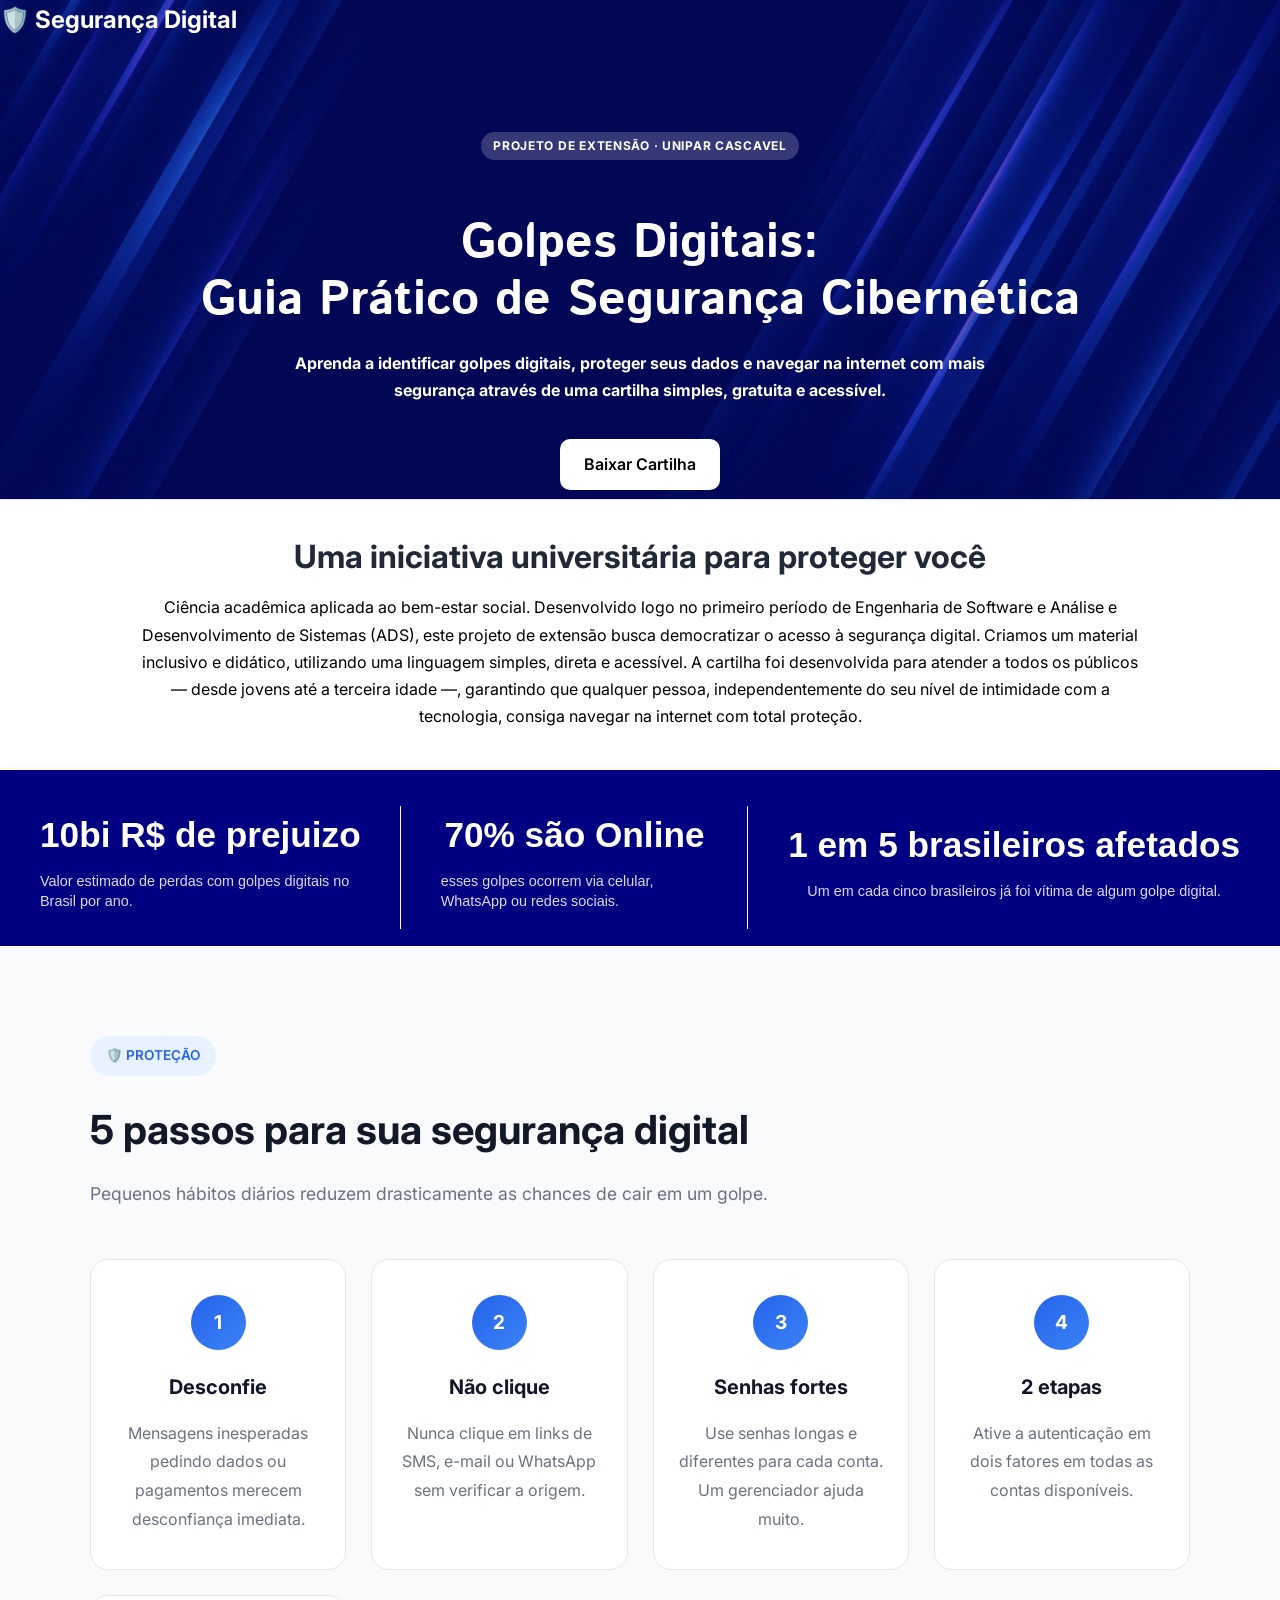
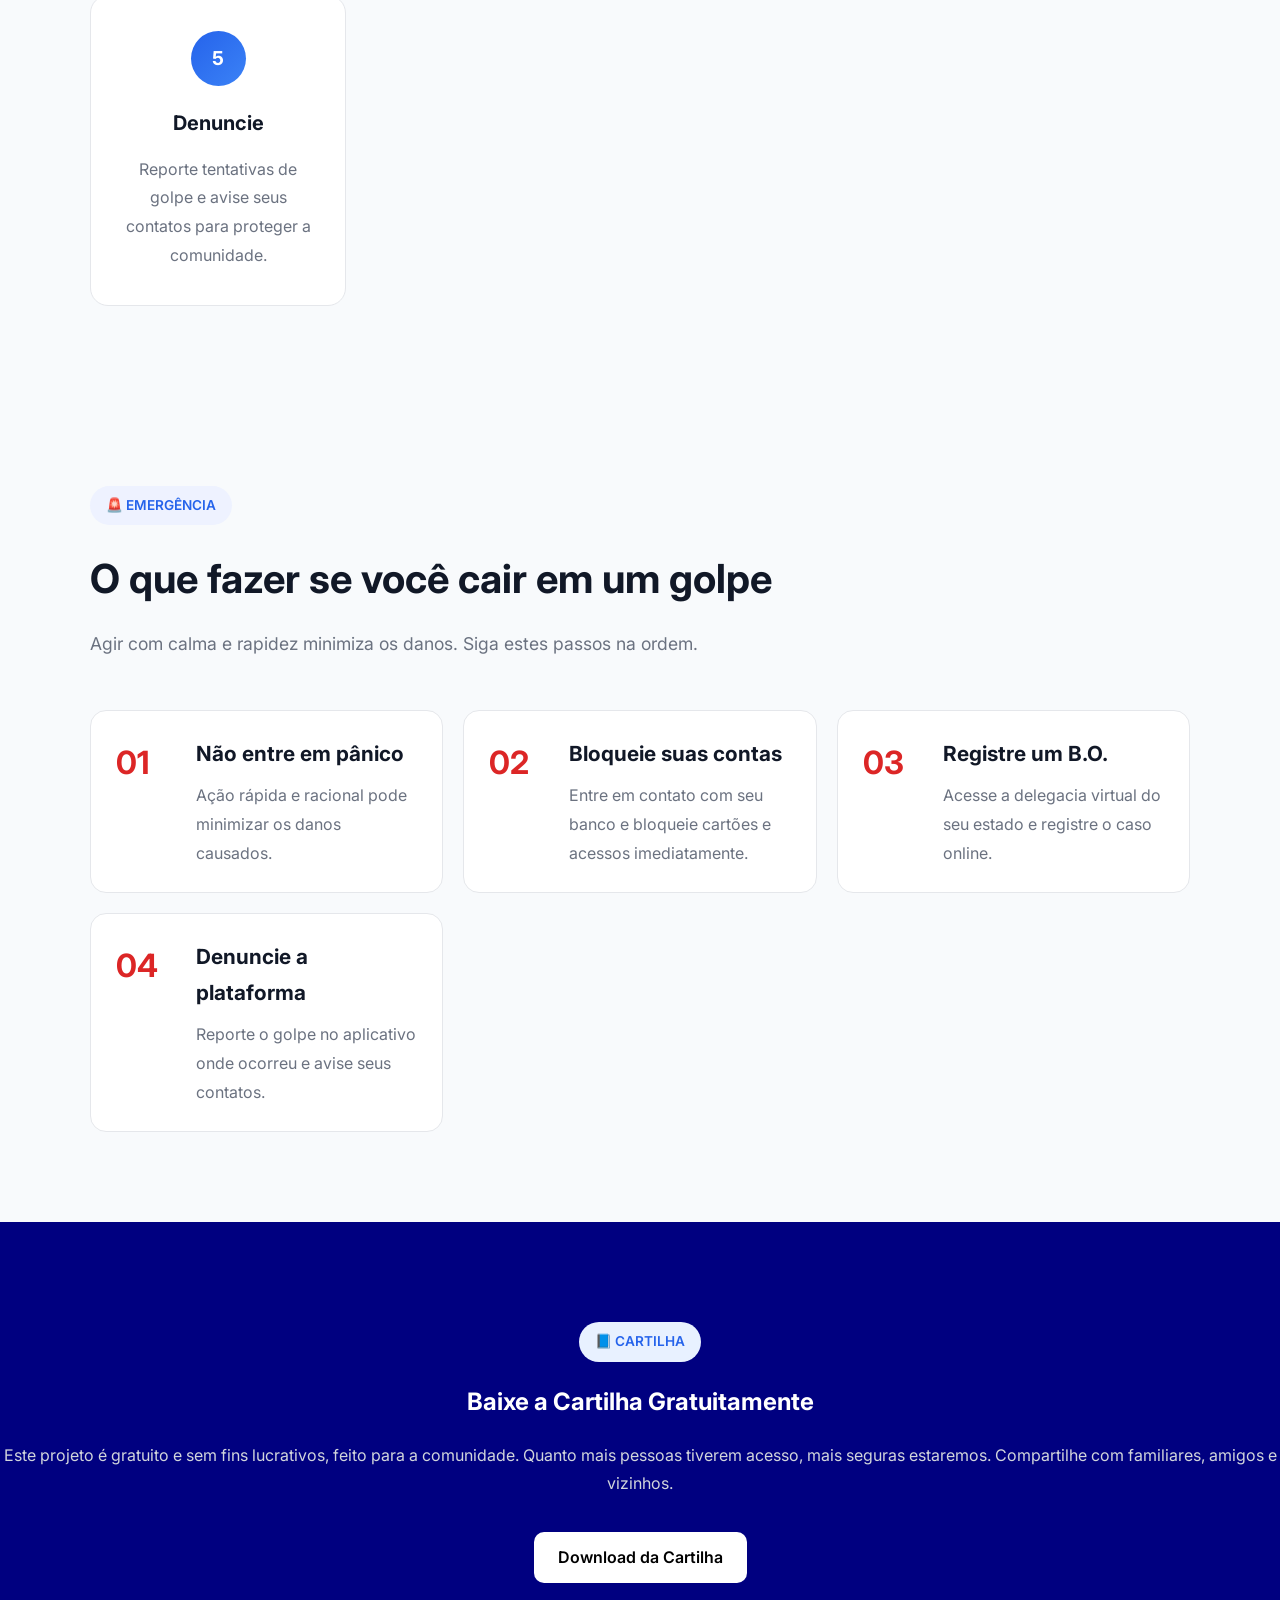
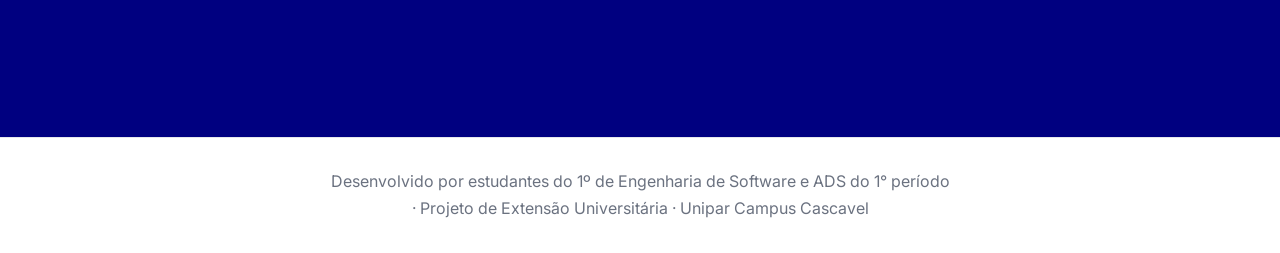
<file: index.html>
<!DOCTYPE html>
<html lang="pt-BR">
<head>
    <meta charset="UTF-8">
    <meta name="viewport" content="width=device-width, initial-scale=1.0">
    <title>Golpes Digitais | Guia Prático de Segurança Cibernética</title>

    <link rel="stylesheet" href="style.css">

    <link rel="preconnect" href="https://fonts.googleapis.com">
    <link href="https://fonts.googleapis.com/css2?family=Inter:wght@300;400;500;600;700&display=swap" rel="stylesheet">
</head>
<body>

<header class="Cabecalho">
        
    <h2>🛡️ Segurança Digital</h2>

    <div class="primeira_dobra">

        <span class="tag">
            Projeto de Extensão · Unipar Cascavel
        </span>

        <h1>
            Golpes Digitais:
            <br>
            Guia Prático de Segurança Cibernética
        </h1>

        <p>
            Aprenda a identificar golpes digitais, proteger seus dados
            e navegar na internet com mais segurança através de uma
            cartilha simples, gratuita e acessível.
        </p>

        <div class="primeiradobra-buttons">
            <a href="Cartilha-Seguranca-digital-pdf.pdf" class="btn-primary">
                Baixar Cartilha
            </a>
        </div>
    </div>
</header>


<section class="Biografia">
    
    <div class="Biografia-titulo">
        <h1>Uma iniciativa universitária para proteger você</h1>
        <p>
            Ciência acadêmica aplicada ao bem-estar social. Desenvolvido logo no primeiro período de Engenharia de Software e Análise e Desenvolvimento de Sistemas (ADS), este projeto de extensão busca democratizar o acesso à segurança digital. Criamos um material inclusivo e didático, utilizando uma linguagem simples, direta e acessível. 
            A cartilha foi desenvolvida para atender a todos os públicos — desde jovens até a terceira idade —, garantindo que qualquer pessoa, independentemente do seu nível de intimidade com a tecnologia, consiga navegar na internet com total proteção.
    </div>

</section>


<section class="banner-container">
        
        <div class="banner-Informativo">
            <div class="titulo-informativo"><h4> 10bi R$ de prejuizo</h4></div>
            <div class="texto-informativo">Valor estimado de perdas com golpes digitais no Brasil por ano.</div>                     
        </div>

        <div class="banner-Informativo">
            <div class="titulo-informativo"> <h4>70% são Online </h4></div>
            <div class="texto-informativo">esses golpes ocorrem via celular, WhatsApp ou redes sociais.</div>
        </div>

        <div class="banner-Informativo">
            <div class="titulo-informativo"><h4>1 em 5 brasileiros afetados</h4></div>
            <div class="texto-informativo">Um em cada cinco brasileiros já foi vítima de algum golpe digital.</div>
        </div>

</section>


<section class="dicas-seguranca">

    <div class="cabecalho-seguranca">

        <span class="etiqueta-protecao">
            🛡️ PROTEÇÃO
        </span>

        <h2>
            5 passos para sua segurança digital
        </h2>

        <p>
            Pequenos hábitos diários reduzem drasticamente as chances de cair em um golpe.
        </p>

    </div>

    <div class="grade-dicas">

        <div class="cartao-dica">

            <div class="numero-dica">1</div>

            <h3>Desconfie</h3>

            <p>
                Mensagens inesperadas pedindo dados ou pagamentos merecem desconfiança imediata.
            </p>

        </div>

        <div class="cartao-dica">

            <div class="numero-dica">2</div>

            <h3>Não clique</h3>

            <p>
                Nunca clique em links de SMS, e-mail ou WhatsApp sem verificar a origem.
            </p>

        </div>

        <div class="cartao-dica">

            <div class="numero-dica">3</div>

            <h3>Senhas fortes</h3>

            <p>
                Use senhas longas e diferentes para cada conta. Um gerenciador ajuda muito.
            </p>

        </div>

        <div class="cartao-dica">

            <div class="numero-dica">4</div>

            <h3>2 etapas</h3>

            <p>
                Ative a autenticação em dois fatores em todas as contas disponíveis.
            </p>

        </div>

        <div class="cartao-dica">

            <div class="numero-dica">5</div>

            <h3>Denuncie</h3>

            <p>
                Reporte tentativas de golpe e avise seus contatos para proteger a comunidade.
            </p>

        </div>

    </div>

</section>

<section class="secao-emergencia">

    <div class="cabecalho-emergencia">

        <span class="etiqueta-emergencia">
            🚨 EMERGÊNCIA
        </span>

        <h2>
            O que fazer se você cair em um golpe
        </h2>

        <p>
            Agir com calma e rapidez minimiza os danos. Siga estes passos na ordem.
        </p>

    </div>

    <div class="grade-emergencia">

        <div class="cartao-emergencia">

            <span class="numero-emergencia">01</span>

            <div class="conteudo-emergencia">
                <h3>Não entre em pânico</h3>

                <p>
                    Ação rápida e racional pode minimizar os danos causados.
                </p>
            </div>

        </div>

        <div class="cartao-emergencia">

            <span class="numero-emergencia">02</span>

            <div class="conteudo-emergencia">
                <h3>Bloqueie suas contas</h3>

                <p>
                    Entre em contato com seu banco e bloqueie cartões e acessos imediatamente.
                </p>
            </div>

        </div>

        <div class="cartao-emergencia">

            <span class="numero-emergencia">03</span>

            <div class="conteudo-emergencia">
                <h3>Registre um B.O.</h3>

                <p>
                    Acesse a delegacia virtual do seu estado e registre o caso online.
                </p>
            </div>

        </div>

        <div class="cartao-emergencia">

            <span class="numero-emergencia">04</span>

            <div class="conteudo-emergencia">
                <h3>Denuncie a plataforma</h3>

                <p>
                    Reporte o golpe no aplicativo onde ocorreu e avise seus contatos.
                </p>
            </div>

        </div>

    </div>

</section>


<section id="download" class="cta">
    <div class="container">
        
        <span class="etiqueta-catilha">
          📘 CARTILHA
        </span>

        <h2>Baixe a Cartilha Gratuitamente</h2>

        <p>
            Este projeto é gratuito e sem fins lucrativos, feito para a comunidade. Quanto mais pessoas tiverem acesso, mais seguras estaremos. Compartilhe com familiares, amigos e vizinhos.
        </p>

        <a href="Cartilha-Seguranca-digital-pdf.pdf" class="btn-primary">
            Download da Cartilha
        </a><br><br><br>


    </div>
</section>

<footer>
  <p>Desenvolvido por estudantes do 1º de Engenharia de Software e ADS do 1° período<br> · Projeto de Extensão Universitária · Unipar Campus Cascavel</p>
</footer>

</body>
</html>
</file>
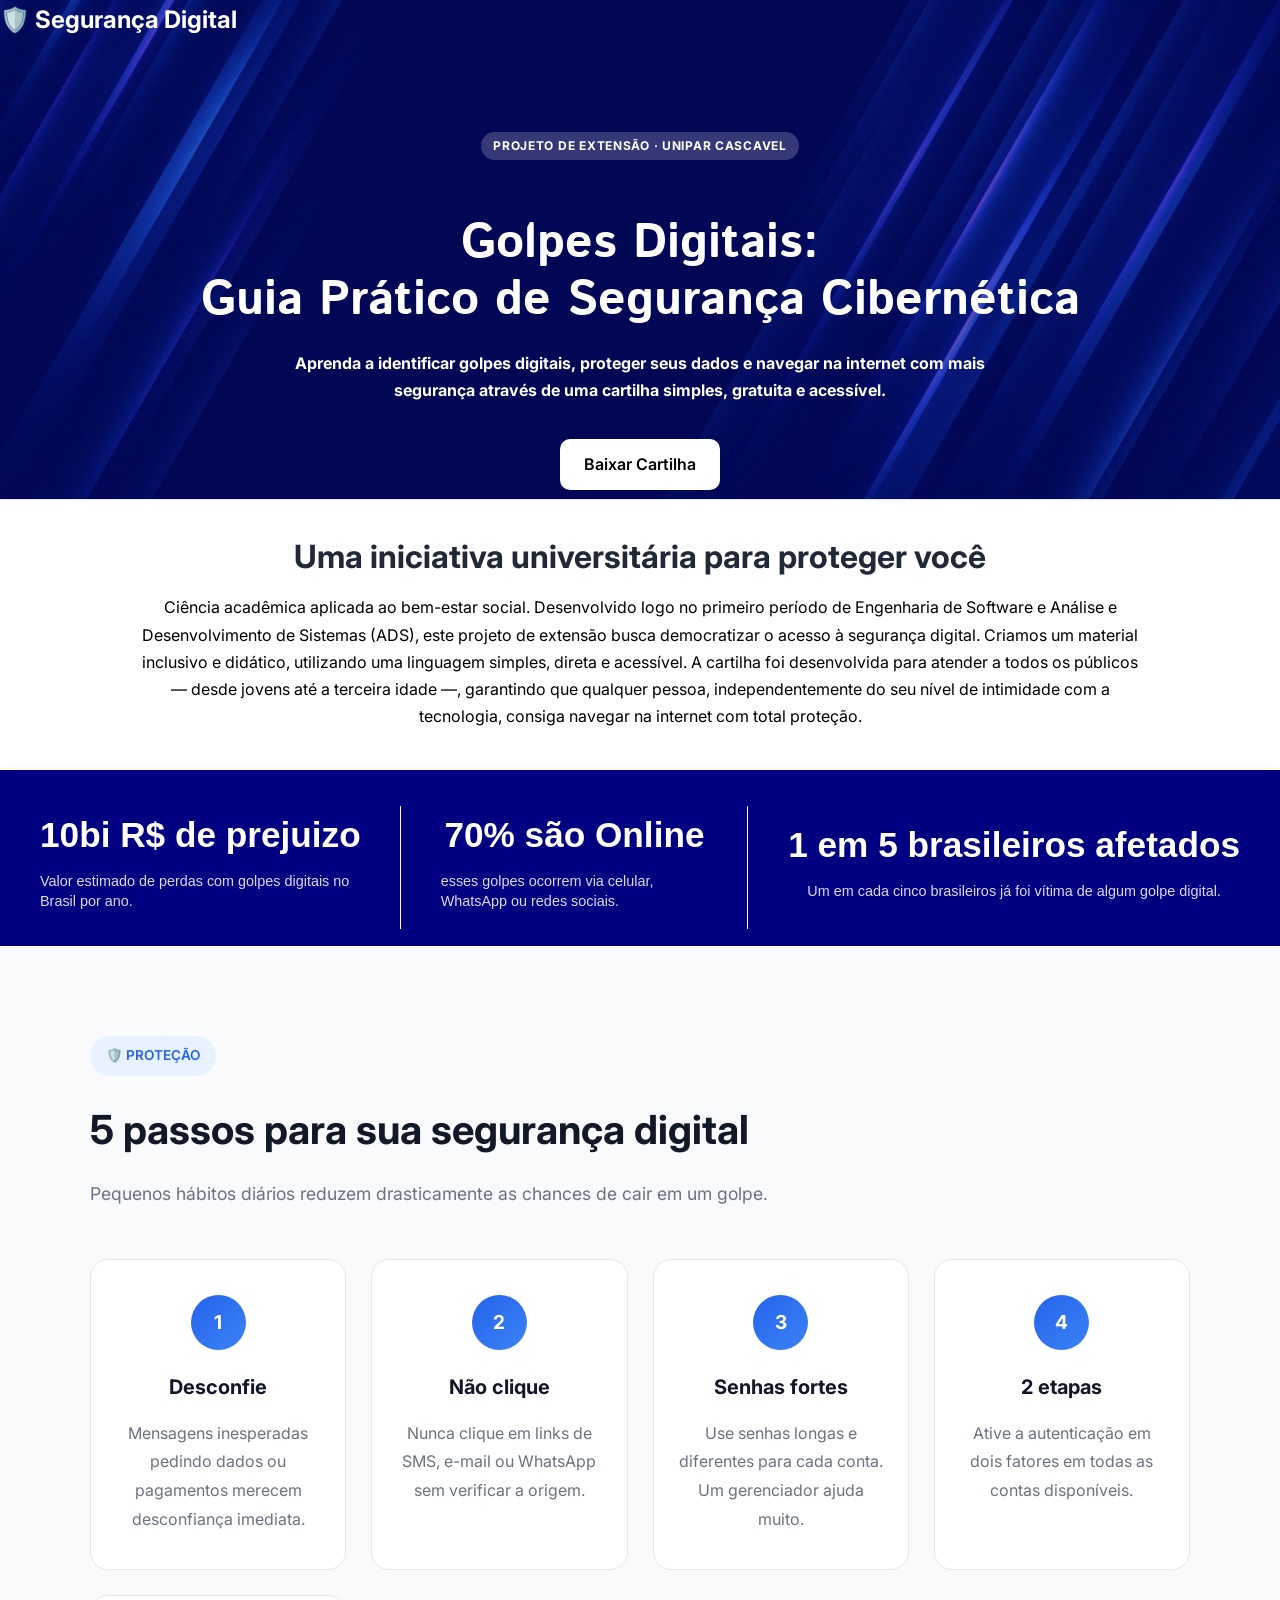
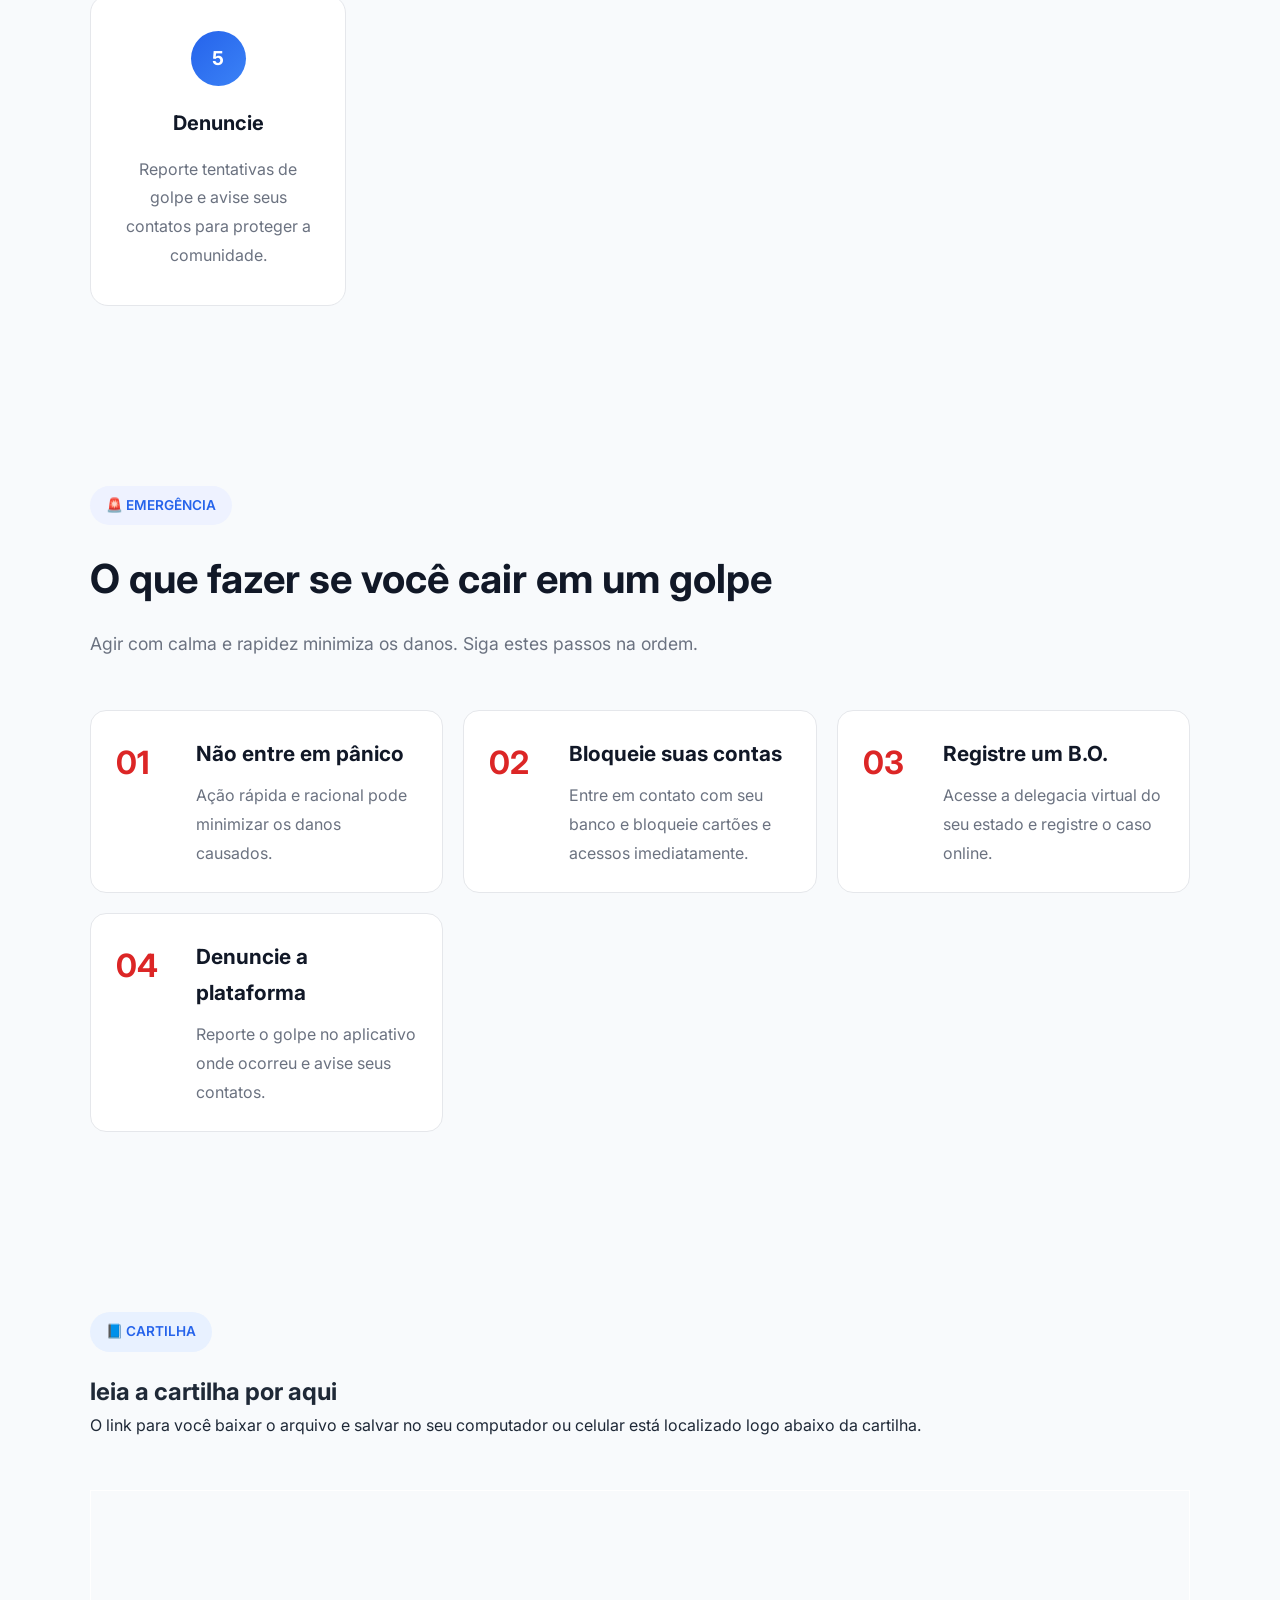
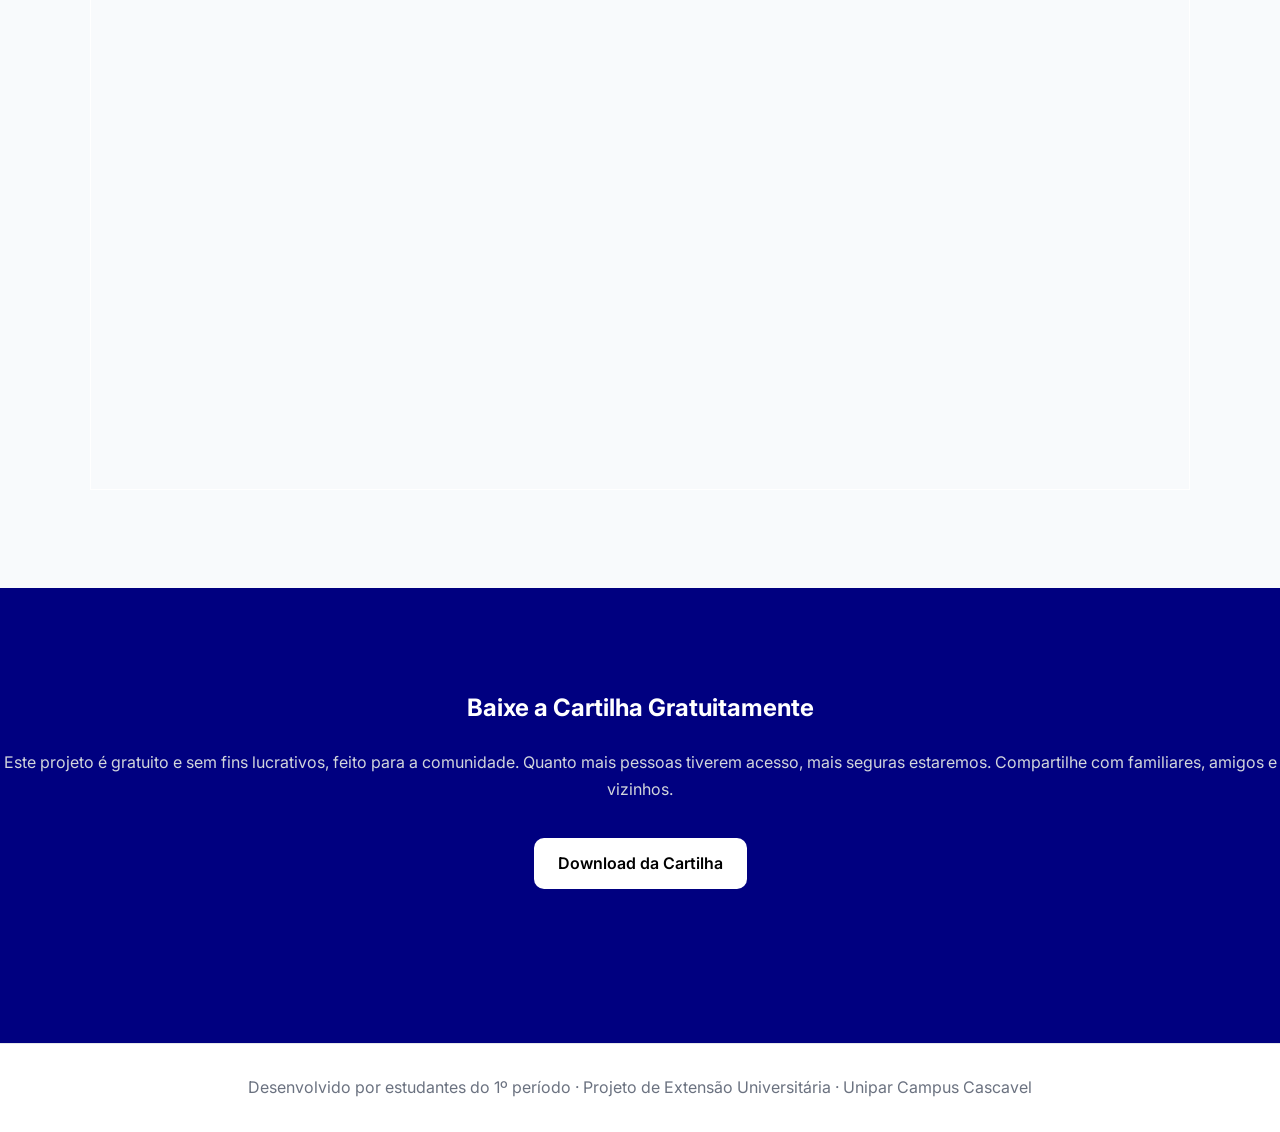
<file: index.html.html>
<!DOCTYPE html>
<html lang="pt-BR">
<head>
    <meta charset="UTF-8">
    <meta name="viewport" content="width=device-width, initial-scale=1.0">
    <title>Golpes Digitais | Guia Prático de Segurança Cibernética</title>

    <link rel="stylesheet" href="style.css">

    <link rel="preconnect" href="https://fonts.googleapis.com">
    <link href="https://fonts.googleapis.com/css2?family=Inter:wght@300;400;500;600;700&display=swap" rel="stylesheet">
</head>
<body>

<header class="Cabecalho">
        
    <h2>🛡️ Segurança Digital</h2>

    <div class="primeira_dobra">

        <span class="tag">
            Projeto de Extensão · Unipar Cascavel
        </span>

        <h1>
            Golpes Digitais:
            <br>
            Guia Prático de Segurança Cibernética
        </h1>

        <p>
            Aprenda a identificar golpes digitais, proteger seus dados
            e navegar na internet com mais segurança através de uma
            cartilha simples, gratuita e acessível.
        </p>

        <div class="primeiradobra-buttons">
            <a href="Cartilha-Seguranca-digital-pdf.pdf" class="btn-primary">
                Baixar Cartilha
            </a>
        </div>
    </div>
</header>


<section class="Biografia">
    
    <div class="Biografia-titulo">
        <h1>Uma iniciativa universitária para proteger você</h1>
        <p>
            Ciência acadêmica aplicada ao bem-estar social. Desenvolvido logo no primeiro período de Engenharia de Software e Análise e Desenvolvimento de Sistemas (ADS), este projeto de extensão busca democratizar o acesso à segurança digital. Criamos um material inclusivo e didático, utilizando uma linguagem simples, direta e acessível. 
            A cartilha foi desenvolvida para atender a todos os públicos — desde jovens até a terceira idade —, garantindo que qualquer pessoa, independentemente do seu nível de intimidade com a tecnologia, consiga navegar na internet com total proteção.
    </div>

</section>


<section class="banner-container">
        
        <div class="banner-Informativo">
            <div class="titulo-informativo"><h4> 10bi R$ de prejuizo</h4></div>
            <div class="texto-informativo">Valor estimado de perdas com golpes digitais no Brasil por ano.</div>                     
        </div>

        <div class="banner-Informativo">
            <div class="titulo-informativo"> <h4>70% são Online </h4></div>
            <div class="texto-informativo">esses golpes ocorrem via celular, WhatsApp ou redes sociais.</div>
        </div>

        <div class="banner-Informativo">
            <div class="titulo-informativo"><h4>1 em 5 brasileiros afetados</h4></div>
            <div class="texto-informativo">Um em cada cinco brasileiros já foi vítima de algum golpe digital.</div>
        </div>

</section>


<section class="dicas-seguranca">

    <div class="cabecalho-seguranca">

        <span class="etiqueta-protecao">
            🛡️ PROTEÇÃO
        </span>

        <h2>
            5 passos para sua segurança digital
        </h2>

        <p>
            Pequenos hábitos diários reduzem drasticamente as chances de cair em um golpe.
        </p>

    </div>

    <div class="grade-dicas">

        <div class="cartao-dica">

            <div class="numero-dica">1</div>

            <h3>Desconfie</h3>

            <p>
                Mensagens inesperadas pedindo dados ou pagamentos merecem desconfiança imediata.
            </p>

        </div>

        <div class="cartao-dica">

            <div class="numero-dica">2</div>

            <h3>Não clique</h3>

            <p>
                Nunca clique em links de SMS, e-mail ou WhatsApp sem verificar a origem.
            </p>

        </div>

        <div class="cartao-dica">

            <div class="numero-dica">3</div>

            <h3>Senhas fortes</h3>

            <p>
                Use senhas longas e diferentes para cada conta. Um gerenciador ajuda muito.
            </p>

        </div>

        <div class="cartao-dica">

            <div class="numero-dica">4</div>

            <h3>2 etapas</h3>

            <p>
                Ative a autenticação em dois fatores em todas as contas disponíveis.
            </p>

        </div>

        <div class="cartao-dica">

            <div class="numero-dica">5</div>

            <h3>Denuncie</h3>

            <p>
                Reporte tentativas de golpe e avise seus contatos para proteger a comunidade.
            </p>

        </div>

    </div>

</section>

<section class="secao-emergencia">

    <div class="cabecalho-emergencia">

        <span class="etiqueta-emergencia">
            🚨 EMERGÊNCIA
        </span>

        <h2>
            O que fazer se você cair em um golpe
        </h2>

        <p>
            Agir com calma e rapidez minimiza os danos. Siga estes passos na ordem.
        </p>

    </div>

    <div class="grade-emergencia">

        <div class="cartao-emergencia">

            <span class="numero-emergencia">01</span>

            <div class="conteudo-emergencia">
                <h3>Não entre em pânico</h3>

                <p>
                    Ação rápida e racional pode minimizar os danos causados.
                </p>
            </div>

        </div>

        <div class="cartao-emergencia">

            <span class="numero-emergencia">02</span>

            <div class="conteudo-emergencia">
                <h3>Bloqueie suas contas</h3>

                <p>
                    Entre em contato com seu banco e bloqueie cartões e acessos imediatamente.
                </p>
            </div>

        </div>

        <div class="cartao-emergencia">

            <span class="numero-emergencia">03</span>

            <div class="conteudo-emergencia">
                <h3>Registre um B.O.</h3>

                <p>
                    Acesse a delegacia virtual do seu estado e registre o caso online.
                </p>
            </div>

        </div>

        <div class="cartao-emergencia">

            <span class="numero-emergencia">04</span>

            <div class="conteudo-emergencia">
                <h3>Denuncie a plataforma</h3>

                <p>
                    Reporte o golpe no aplicativo onde ocorreu e avise seus contatos.
                </p>
            </div>

        </div>

    </div>

</section>

<section class="cartilha">

    <div class="cabecalho-cartilha">

        <span class="etiqueta-catilha">
          📘 CARTILHA
        </span>

        <h2>
            leia a cartilha por aqui
        </h2>

        <p>
            O link para você baixar o arquivo e salvar no seu computador ou celular está localizado logo abaixo da cartilha.
        </p>

    </div>

    <div class="vizualizacao-cartilha">

        <iframe allowfullscreen="allowfullscreen" allow="clipboard-write" scrolling="no" class="fp-iframe" src="https://heyzine.com/flip-book/34ccbaf224.html" style="border: 1px solid rgb(255, 255, 255); width: 100%; height: 600px;"></iframe>
    
    </div>
</section>

<section id="download" class="cta">
    <div class="container">

        <h2>Baixe a Cartilha Gratuitamente</h2>

        <p>
            Este projeto é gratuito e sem fins lucrativos, feito para a comunidade. Quanto mais pessoas tiverem acesso, mais seguras estaremos. Compartilhe com familiares, amigos e vizinhos.
        </p>

        <a href="Cartilha-Seguranca-digital-pdf.pdf" class="btn-primary">
            Download da Cartilha
        </a><br><br><br>


    </div>
</section>

<footer>
  <p>Desenvolvido por estudantes do 1º período · Projeto de Extensão Universitária · Unipar Campus Cascavel</p>
</footer>

</body>
</html>
</file>
<file: style.css>
@import url('https://fonts.googleapis.com/css2?family=Bitcount+Single:wght@100..900&family=Inter:ital,opsz,wght@0,14..32,100..900;1,14..32,100..900&family=Istok+Web:ital,wght@0,400;0,700;1,400;1,700&display=swap');

* {
    margin: 0;
    padding:0;
    box-sizing: border-box;
}

body {
    font-family: 'Inter', sans-serif ;
    color: #1f2937;
    background: #ffffff;
    line-height: 1.7;
}


.Cabecalho {

    height: 500px;
    width: 100%;
    z-index: 1000;
    color: white;
    border-bottom: 1px solid #e5e7eb;
    background:linear-gradient(rgba(0, 0, 128,0.5),
                rgba(0, 0, 128,0.5)),  url(img/11543937-fundo-azul-escuro-abstrato-com-efeito-de-luz-brilhante-diagonal-vetor.jpg ) center;
    background-repeat: no-repeat;
    background-size: cover;
    margin-bottom: 20px;

}
 

.Cabecalho h1 {
    color: white;
    padding: 20px 20px 0 20px; 
    font-family: Istok Web;
}


.btn-primary {
    background: #ffffff;
    color: rgb(0, 0, 0);
    text-decoration: none;
    padding: 12px 24px;
    border-radius: 10px;
    font-weight: 600;
    display: inline-block; 
}


.primeira_dobra {
    padding: 90px 0px;
    text-align: center;
    align-items: center;
    justify-content: space-between;
}

.tag {
    display: inline-block;
    background: rgba(255, 255, 255, 0.2); 
    color: white;
    font-size: .75rem; 
    font-weight: 700;
    letter-spacing: .06em; 
    text-transform: uppercase;
    padding: .25rem .75rem; 
    border-radius: 999px;
    margin-bottom: .9rem;
}

.primeira_dobra h1 {
    font-size: 3rem;
    line-height: 1.2;
    margin-bottom: 20px;
    margin-top: 20px;
}

.primeira_dobra p {
    max-width: 700px;
    margin: auto;
    color: #ffffff;
    font-weight: bold;
    justify-content: space-between;
}


.primeiradobra-buttons{
    margin-top: 35px;
    display: flex;
    justify-content: center;
    gap: 20px;
}

/*---------------------------------------------*/

.Biografia{
    margin-top: 30px;
    display: flex;
    justify-content: center; 
    align-items: center;     
    width: 100%; 



}
.texto_biografia {
    display: flex;
    max-width: 800px;
    margin: 0 auto;  
    color: #000000;
    padding: 50px;
    text-align: center;  
}

.gray {
    background: #f9fafb;
      padding: 90px 0;

}

.Biografia-titulo {
    text-align: center;
    margin-bottom: 40px;
}

.Biografia-titulo h1 {
    font-size: 2rem;
    margin-bottom: 10px;
}

.Biografia-titulo p {
    color: #000000;
    max-width: 1000px;
    margin: 0 auto;  
    text-align: center;  
}

.grid{
    display:grid;
    grid-template-columns:repeat(auto-fit,minmax(250px,1fr));
    gap:25px;
}


/*---------------------------------------------*/

.banner-wrapper {
    display: flex;
    justify-content: center; 
    align-items: center;     
    width: 90%;             
    box-sizing: border-box;
}

.banner-container {
    font-family: 'Open Sans', sans-serif;
    display: flex;
    background-color: #000080;
    color: #ffffff;
    width: 100%;
    overflow: hidden;
    box-shadow: 0 4px 15px rgba(0, 0, 0, 0.1);
    box-sizing: border-box;
}

.banner-Informativo {
    flex: 1;
    padding: 35px 40px 35px;
    display: flex;
    flex-direction: column;
    justify-content: center;
    align-items: center;
    position: relative;
    box-sizing: border-box;
   
}


.banner-Informativo:not(:last-child)::after {
    content: '';
    position: absolute;
    right: 0;
    top: 20%;
    height: 70%;
    width: 1px;
    background-color: white;
}

.titulo-informativo {
    font-size: 2.2rem;
    font-weight: 800;
    margin-bottom: 6px;
    white-space: nowrap;
}

.texto-informativo {
    font-size: 0.9rem;
    font-weight: 400;
    color: rgba(255, 255, 255, 0.85);
    line-height: 1.4;
}

@media (max-width: 768px){
    .banner-wrapper {
        padding: 20px 15px; 
    }
    
    .banner-container {
        flex-direction: column; 
    }
    .banner-Informativo {
        align-items: center;
        text-align: center;
        padding: 30px 20px;
    }

    .banner-Informativo:not(:last-child)::after {
        display: none;
    }
}

/*---------------------------------------------*/

.dicas-seguranca {
    padding: 90px ;
    background: #f8fafc;
}

.cabecalho-seguranca {
    max-width: 700px;
    margin-bottom: 50px;
}

.etiqueta-protecao {
    display: inline-flex;
    align-items: center;
    gap: 8px;

    background: #e8f1ff;
    color: #2563eb;

    padding: 8px 16px;
    border-radius: 999px;

    font-size: 0.85rem;
    font-weight: 600;

    margin-bottom: 20px;
}

.cabecalho-seguranca h2 {
    font-size: 2.5rem;
    font-weight: 700;
    color: #111827;

    margin-bottom: 15px;
}

.cabecalho-seguranca p {
    color: #6b7280;
    font-size: 1.1rem;
    line-height: 1.7;
}

.grade-dicas {
    display: grid;
    grid-template-columns: repeat(auto-fit, minmax(240px, 1fr));
    gap: 25px;
}

.cartao-dica {
    background: #ffffff;

    border: 1px solid #e5e7eb;
    border-radius: 18px;

    padding: 35px 25px;

    text-align: center;

    transition: 0.3s ease;
}

.cartao-dica:hover {
    transform: translateY(-6px);

    box-shadow:
        0 15px 35px rgba(0,0,0,0.08);
}

.numero-dica {
    width: 55px;
    height: 55px;

    margin: 0 auto 20px;

    border-radius: 50%;

    background: linear-gradient(
        135deg,
        #2563eb,
        #3b82f6
    );

    color: white;

    display: flex;
    align-items: center;
    justify-content: center;

    font-size: 1.2rem;
    font-weight: 700;
}

.cartao-dica h3 {
    color: #111827;
    font-size: 1.25rem;
    margin-bottom: 15px;
}

.cartao-dica p {
    color: #6b7280;
    line-height: 1.8;
}

/* Responsivo */

@media (max-width: 768px) {

    .dicas-seguranca {
        padding: 70px 6%;
    }

    .cabecalho-seguranca h2 {
        font-size: 2rem;
    }

}

/*---------------------------------------------*/

.secao-emergencia {
    padding: 90px;
    background: #f8fafc;
}

.cabecalho-emergencia {
    max-width: 700px;
    margin-bottom: 50px;
}

.etiqueta-emergencia {
    display: inline-flex;
    align-items: center;

    padding: 8px 16px;

    border-radius: 999px;

    background: #eef2ff;
    color: #2563eb;

    font-size: 0.85rem;
    font-weight: 600;

    margin-bottom: 20px;
}

.cabecalho-emergencia h2 {
    font-size: 2.5rem;
    font-weight: 700;

    color: #111827;

    margin-bottom: 15px;
}

.cabecalho-emergencia p {
    color: #6b7280;
    font-size: 1.1rem;
    line-height: 1.8;
}

.grade-emergencia {
    display: grid;
    grid-template-columns: repeat(auto-fit, minmax(320px, 1fr));
    gap: 20px;
}

.cartao-emergencia {
    display: flex;
    gap: 20px;

    background: #ffffff;

    border: 1px solid #e5e7eb;
    border-radius: 16px;

    padding: 25px;

    transition: 0.3s ease;
}

.cartao-emergencia:hover {
    transform: translateY(-5px);

    box-shadow:
        0 12px 30px rgba(0, 0, 0, 0.08);

    border-color: #ef4444;
}

.numero-emergencia {
    font-size: 2rem;
    font-weight: 700;

    color: #dc2626;

    min-width: 60px;
}

.conteudo-emergencia h3 {
    font-size: 1.3rem;
    color: #111827;

    margin-bottom: 10px;
}

.conteudo-emergencia p {
    color: #6b7280;
    line-height: 1.8;
}


/*---------------------------------------------*/
/* Responsivo */

@media (max-width: 768px) {

    .secao-emergencia {
        padding: 70px 6%;
    }

    .cabecalho-emergencia h2 {
        font-size: 2rem;
    }

    .cartao-emergencia {
        flex-direction: column;
        gap: 10px;
    }

    .numero-emergencia {
        min-width: auto;
    }

}

/*---------------------------------------------*/

.cartilha{
    width: 100%; 
    padding: 90px;
    background: #f8fafc;
}    

.cabecalho-cartilha {
    max-width: 1000px;
    margin-bottom: 50px;
}

.etiqueta-catilha{
    display: inline-flex;
    align-items: center;
    gap: 8px;

    background: #e8f1ff;
    color: #2563eb;

    padding: 8px 16px;
    border-radius: 999px;

    font-size: 0.85rem;
    font-weight: 600;

    margin-bottom: 20px;
}

/*---------------------------------------------*/

.cta{
    background:#000080;
    color:white;
    text-align:center;
    padding:100px 0;
}

.cta p{
    margin:20px 0 35px;
    color:#d1d5db;
}

footer{
    padding:30px;
    text-align:center;
    border-top:1px solid #e5e7eb;
    color:#6b7280;
}

@media(max-width:768px){

    .hero h1{
        font-size:2.2rem;
    }

    .hero-buttons{
        flex-direction:column;
        align-items:center;
    }

}

/* ==========================
   RESPONSIVIDADE MOBILE
========================== */

@media (max-width: 768px) {

    .Cabecalho{
        height: auto;
        padding: 20px;
    }

    .Cabecalho h2{
        text-align: center;
        font-size: 1.2rem;
    }

    .primeira_dobra{
        padding: 50px 15px;
    }

    .primeira_dobra h1{
        font-size: 2rem;
        line-height: 1.3;
        padding: 0;
    }

    .primeira_dobra p{
        font-size: 0.95rem;
        padding: 0 10px;
    }

    .primeiradobra-buttons{
        flex-direction: column;
        align-items: center;
    }

    .btn-primary{
        width: 100%;
        max-width: 280px;
        text-align: center;
    }

    .Biografia{
        padding: 0 15px;
    }

    .Biografia-titulo h1{
        font-size: 1.7rem;
    }

    .Biografia-titulo p{
        font-size: 0.95rem;
    }

    .titulo-informativo{
        font-size: 1.6rem;
        white-space: normal;
        text-align: center;
    }

    .texto-informativo{
        text-align: center;
    }

    .cabecalho-seguranca h2,
    .cabecalho-emergencia h2,
    .cabecalho-cartilha h2,
    .cta h2{
        font-size: 1.8rem;
    }

    .grade-dicas{
        grid-template-columns: 1fr;
    }

    .grade-emergencia{
        grid-template-columns: 1fr;
    }

    .cartilha{
        padding: 70px 5%;
    }

    .vizualizacao-cartilha iframe,
    .fp-iframe{
        height: 450px !important;
    }



    .cta{
        padding: 70px 20px;
    }

    footer{
        padding: 20px;
        font-size: 0.9rem;
    }
}

/* CELULARES PEQUENOS */

@media (max-width: 480px){

    .primeira_dobra h1{
        font-size: 1.7rem;
    }

    .cabecalho-seguranca h2,
    .cabecalho-emergencia h2,
    .cabecalho-cartilha h2,
    .cta h2{
        font-size: 1.5rem;
    }

    .titulo-informativo{
        font-size: 1.3rem;
    }

    .cartao-dica,
    .cartao-emergencia{
        padding: 20px;
    }

    .fp-iframe{
        height: 350px !important;
    }
}
</file>
